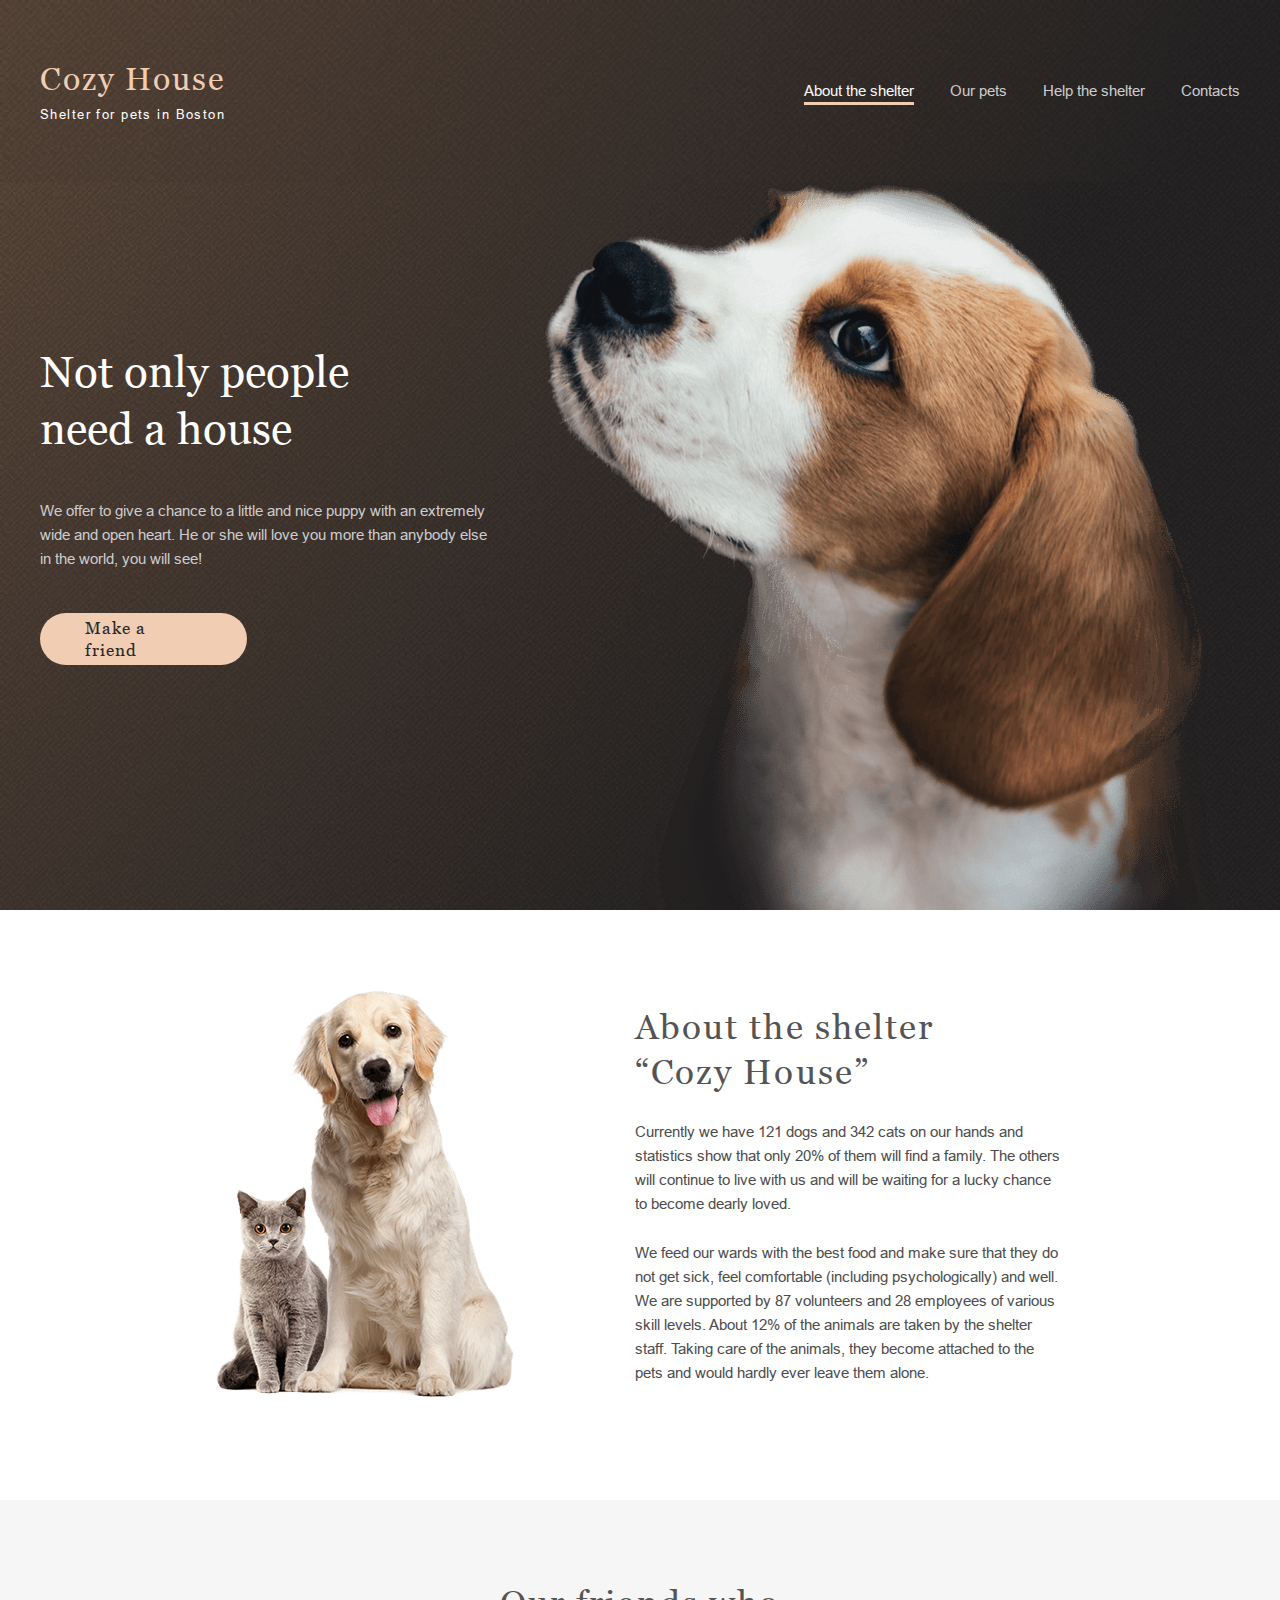
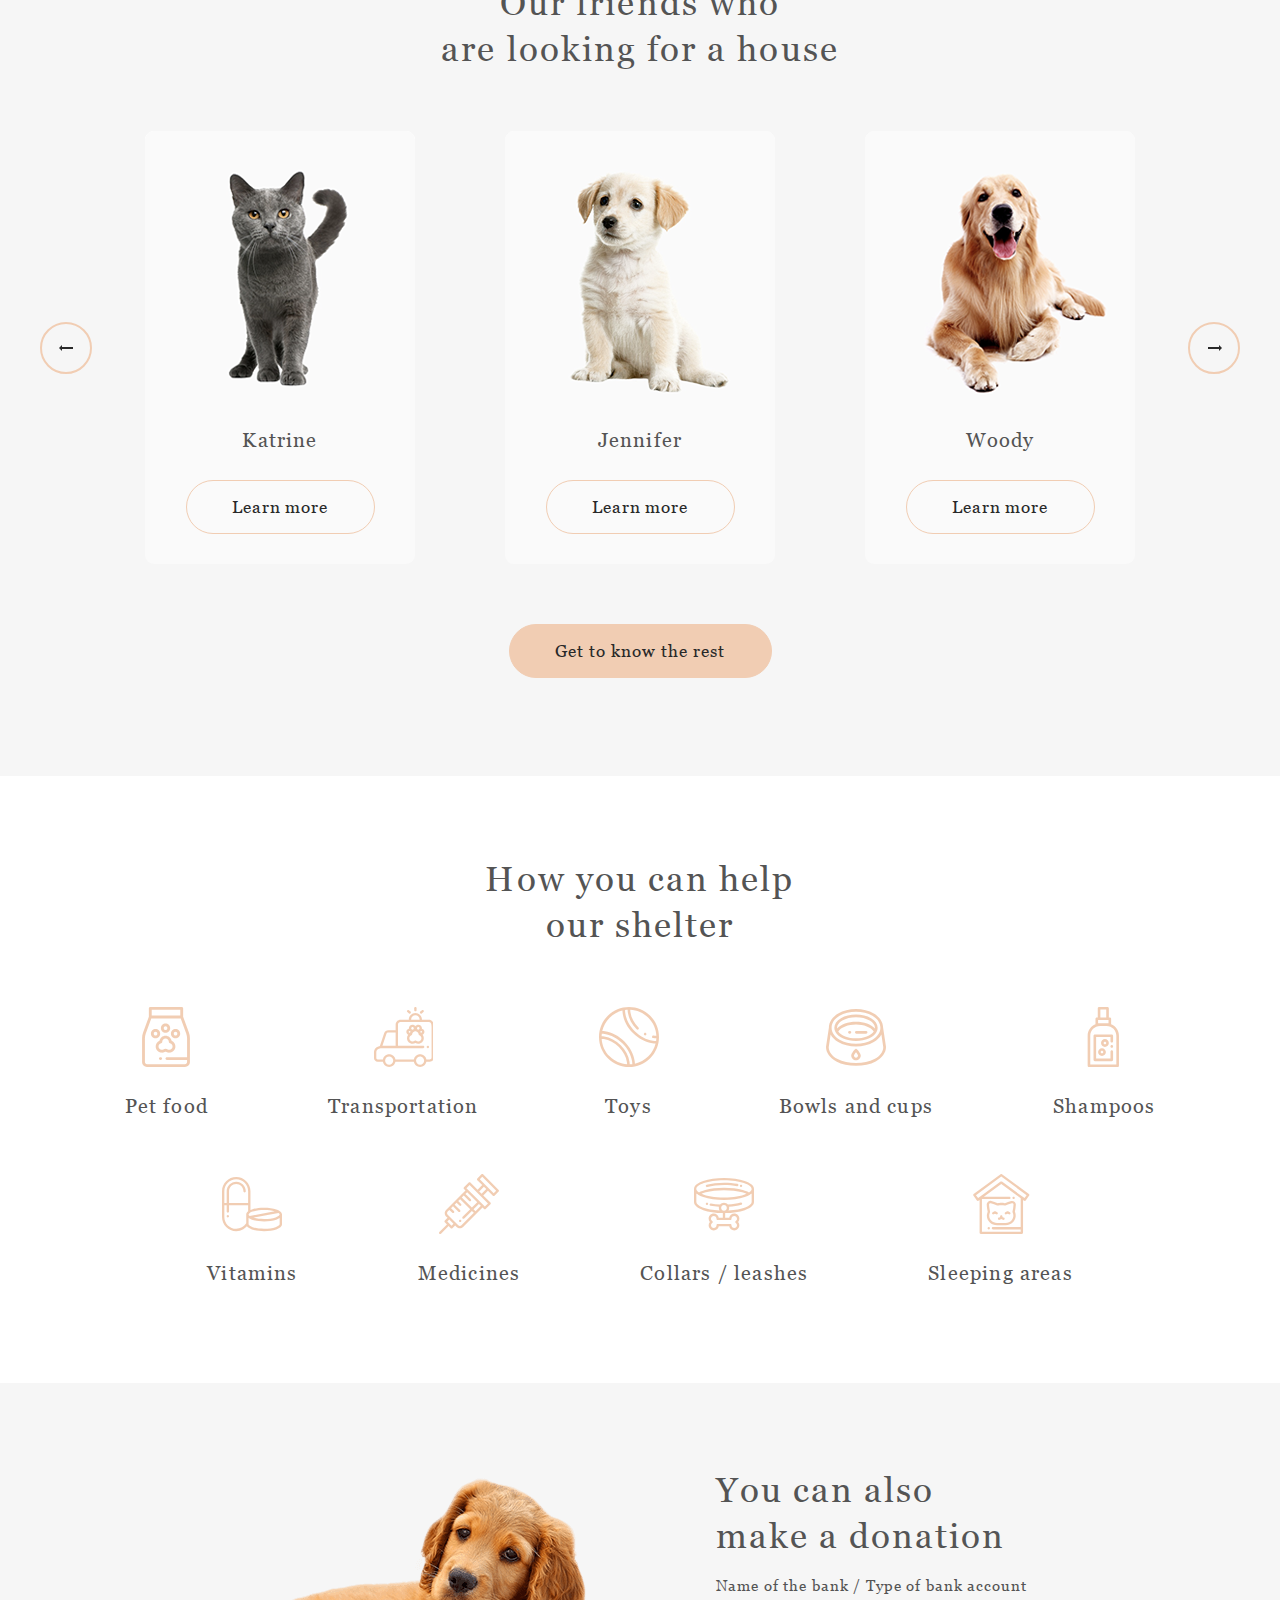
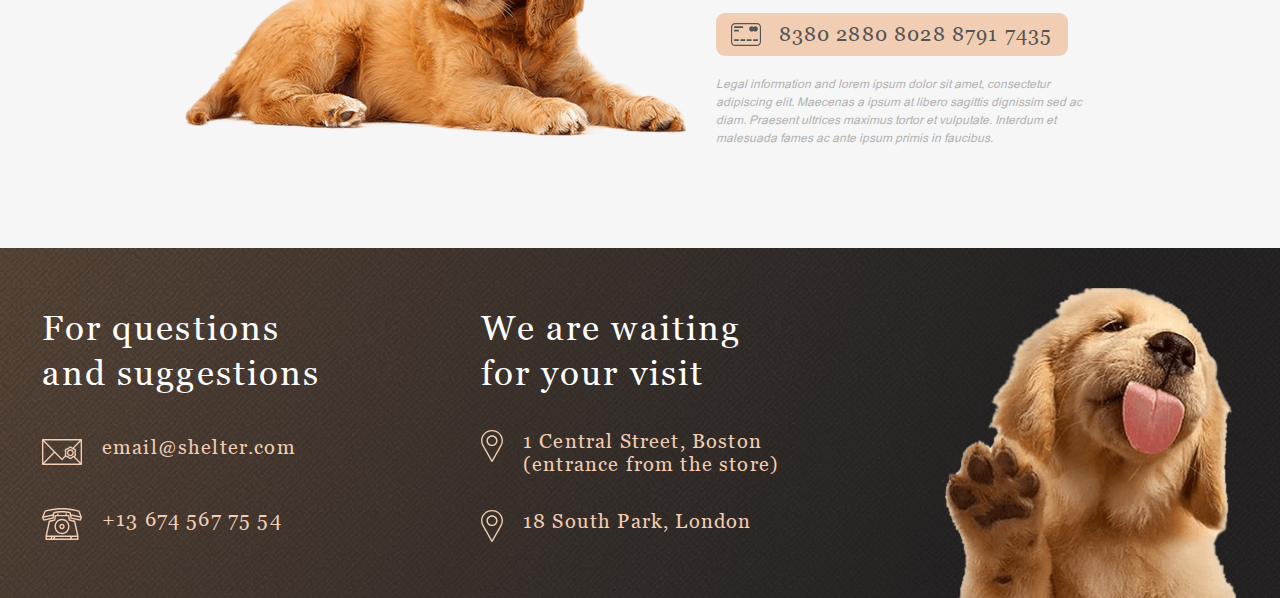
<file: shelter/pages/main/index.html>
<!DOCTYPE html>
<html lang="en">
<head>
    <meta charset="UTF-8">
    <meta name="viewport" content="width=device-width, initial-scale=1.0">
    <title>Shelter</title>
    <link rel="icon" type="image/png" href="../../assets/icons/favicon.png">
    <link rel="stylesheet" href="../../css/style.css">
    <link rel="stylesheet" href="../../css/main.css">
    <link rel="stylesheet" href="../../css/media-total.css">
    <link rel="stylesheet" href="media1280-main.css">
    <link rel="stylesheet" href="media1240-main.css">
    <link rel="stylesheet" href="../../css/media-total-768.css">
    <link rel="stylesheet" href="media768-main.css">
    <link rel="stylesheet" href="../../css/media-total-767.css">
    <link rel="stylesheet" href="media767-main.css">
    <link rel="stylesheet" href="../../css/media-total-717.css">
    <link rel="stylesheet" href="media-header-main.css">
    <link rel="stylesheet" href="media-660-321main.css">
    <link rel="stylesheet" href="../../css/media-total-320.css">
    <link rel="stylesheet" href="media320-main.css">
</head>
<body>
<header>
    <div class="wrapper">
        <div class="header-container">
            <div class="logo">
                <h1>Cozy House</h1>
                <p>Shelter for pets in Boston</p>
            </div>
            <nav class="nav nav-big">
                <ul class="nav-list">
                    <li class="nav-item"><a href="#about" class="nav-link nav-link-active">About the shelter</a></li>
                    <li class="nav-item"><a href="../pets/pets.html" class="nav-link">Our pets</a></li>
                    <li class="nav-item"><a href="#help" class="nav-link">Help the shelter</a></li>
                    <li class="nav-item"><a href="#contacts" class="nav-link">Contacts</a></li>
                </ul>
            </nav>
            <div class="burger-menu">
                <span></span>
                <span></span>
                <span></span>
            </div>
            <div class="burger-menu-window close-burger">
                <nav class="nav-burger-menu">
                    <ul class="nav-list-burger-menu">
                        <li class="nav-item-burger-menu"><a href="#about" class="nav-link-active nav-link-burger-menu">About the shelter</a></li>
                        <li class="nav-item-burger-menu"><a href="../pets/pets.html" class="nav-link-burger-menu">Our pets</a></li>
                        <li class="nav-item-burger-menu"><a href="#help" class="nav-link-burger-menu">Help the shelter</a></li>
                        <li class="nav-item-burger-menu"><a href="#contacts" class="nav-link-burger-menu">Contacts</a></li>
                    </ul>
                </nav>
            </div>
        </div>
    </div>
</header>
<main>
    <section class="content">
        <div class="wrapper">
            <div class="content-container">
                <div class="content-info">
                    <h2>Not only people <br>need a house</h2>
                    <p>We offer to give a chance to a little and nice puppy with an extremely wide and open heart.
                        He or she will love you more than anybody else in the world, you will see!</p>
                    <div class="btn content-btn"><a href="#friends">Make a friend</a></div>
                </div>
                <div class="content-picture"></div>
            </div>
        </div>
    </section>
    <section class="about" id="about">
        <div class="wrapper">
            <div class="about-container">
                <div class="about-picture"></div>
                <div class="about-info">
                    <h3>About the shelter <br>“Cozy House”</h3>
                    <p>Currently we have 121 dogs and 342 cats on our hands and statistics show that only 20% of them
                        will find a family.
                        The others will continue to live with us and will be waiting for a lucky chance to become dearly
                        loved.</p>
                    <p>We feed our wards with the best food and make sure that they do not get sick, feel comfortable
                        (including psychologically) and well.
                        We are supported by 87 volunteers and 28 employees of various skill levels. About 12% of the
                        animals are taken by the shelter staff.
                        Taking care of the animals, they become attached to the pets and would hardly ever leave them
                        alone.</p>
                </div>
            </div>
        </div>
    </section>
    <section class="pets">
        <div class="wrapper">
            <div class="pets-container" id="friends">
                <h3>Our friends who <br>are looking for a house</h3>
                <div class="pets-cards-row">
                    <div class="circle">
                        <div class="arrow"></div>
                    </div>
                    <div class="pets-cards">
                        <div class="pets-card">
                            <div class="pets-picture pets-picture-1"></div>
                            <p>Katrine</p>
                            <div class="btn pet-btn"><a href="#" onclick="return false;">Learn more</a></div>
                        </div>
                        <div class="pets-card">
                            <div class="pets-picture pets-picture-2"></div>
                            <p>Jennifer</p>
                            <div class="btn pet-btn"><a href="#" onclick="return false;">Learn more</a></div>
                        </div>
                        <div class="pets-card">
                            <div class="pets-picture pets-picture-3"></div>
                            <p>Woody</p>
                            <div class="btn pet-btn"><a href="#" onclick="return false;">Learn more</a></div>
                        </div>
                    </div>
                    <div class="circle">
                        <div class="arrow arrow-right"></div>
                    </div>
                </div>
                <div class="btn get-pets-btn"><a href="../pets/pets.html">Get to know the rest</a></div>
            </div>
        </div>
    </section>
    <section class="help" id="help">
        <div class="wrapper">
            <h3>How you can help <br>our shelter</h3>
            <div class="help-container">
                <div class="help-card">
                    <div class="help-card-picture help-card-picture-1"></div>
                    <p>Pet food</p>
                </div>
                <div class="help-card">
                    <div class="help-card-picture help-card-picture-2"></div>
                    <p>Transportation</p>
                </div>
                <div class="help-card">
                    <div class="help-card-picture help-card-picture-3"></div>
                    <p>Toys</p>
                </div>
                <div class="help-card">
                    <div class="help-card-picture help-card-picture-4"></div>
                    <p>Bowls and cups</p>
                </div>
                <div class="help-card">
                    <div class="help-card-picture help-card-picture-5"></div>
                    <p>Shampoos</p>
                </div>
                <div class="help-card">
                    <div class="help-card-picture help-card-picture-6"></div>
                    <p>Vitamins</p>
                </div>
                <div class="help-card">
                    <div class="help-card-picture help-card-picture-7"></div>
                    <p>Medicines</p>
                </div>
                <div class="help-card">
                    <div class="help-card-picture help-card-picture-8"></div>
                    <p>Collars / leashes</p>
                </div>
                <div class="help-card">
                    <div class="help-card-picture help-card-picture-9"></div>
                    <p>Sleeping areas</p>
                </div>
            </div>
        </div>
    </section>
    <section class="donation">
        <div class="wrapper">
            <div class="donation-container">
                <div class="donation-picture"></div>
                <div class="donation-info">
                    <h3>You can also<br> make a donation</h3>
                    <p class="name">Name of the bank / Type of bank account</p>
                    <div class="credit-card"><p class="credit-card-pic"></p>
                        <p><a href="#" onclick="return false;">8380 2880 8028 8791 7435</a></p></div>
                    <p class="remark">Legal information and lorem ipsum dolor sit amet, consectetur adipiscing elit.
                        Maecenas a ipsum at libero sagittis dignissim sed ac diam. Praesent ultrices maximus tortor et
                        vulputate.
                        Interdum et malesuada fames ac ante ipsum primis in faucibus.</p>
                </div>
            </div>
        </div>
    </section>
</main>
<footer>
    <div class="wrapper">
        <div class="footer-container">
            <div class="contacts" id="contacts">
                <h3>For questions <br>and suggestions</h3>
                <div class="contacts-record"><p class="footer-container-icon icon-email"></p>
                    <p class="contacts-data"><a href="mailto:email@shelter.com">email@shelter.com</a></p></div>
                <div class="contacts-record"><p class="footer-container-icon icon-phone"></p>
                    <p class="contacts-data"><a href="tel:+136745677554">+13 674 567 75 54</a></p></div>
            </div>
            <div class="location">
                <h3>We are waiting  <br>for your visit</h3>
                <div class="location-record"><p class="footer-container-icon location-icon"></p>
                    <p class="location-data"><a href="https://goo.gl/maps/1mFB3sx5vjA6sTM87" target="_blank">1 Central Street, Boston <br>(entrance from the store)</a></p></div>
                <div class="location-record"><p class="footer-container-icon location-icon"></p>
                    <p class="location-data"><a href="https://goo.gl/maps/cFihqkPrfybtv8xW9" target="_blank">18 South Park, London</a></p></div>
            </div>
            <div class="footer-picture"></div>
        </div>
    </div>
</footer>
<script type="module" src="../../js/index.js"></script>
</body>
</html>
</file>
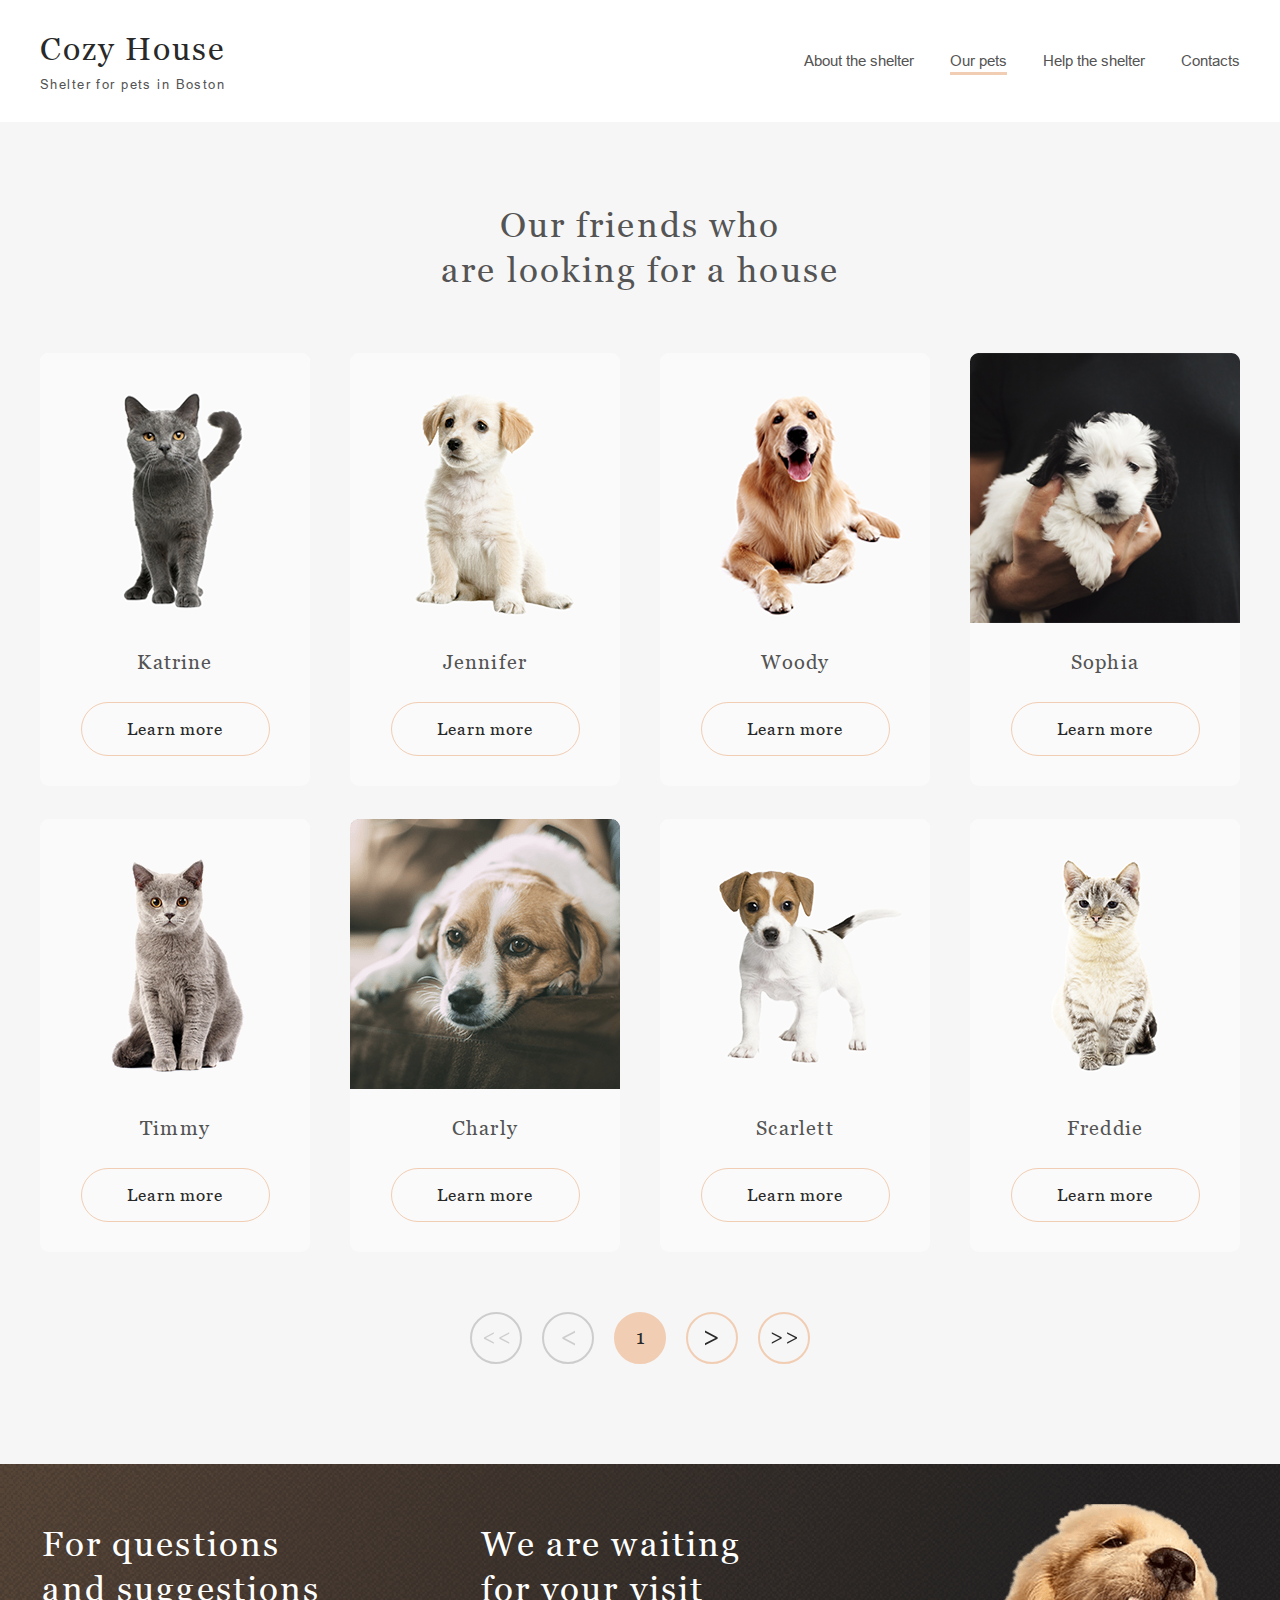
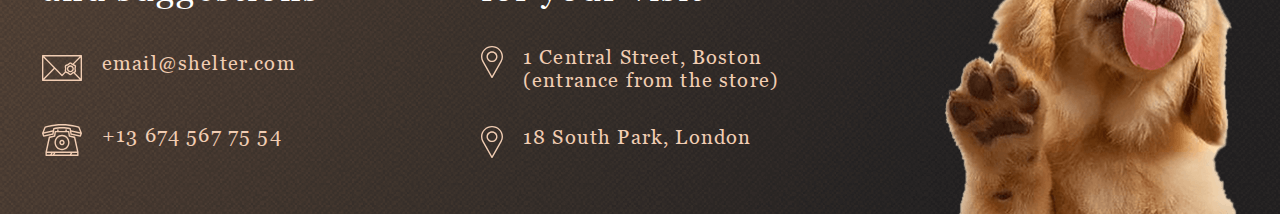
<file: shelter/pages/pets/pets.html>
<!DOCTYPE html>
<html lang="en">
<head>
    <meta charset="UTF-8">
    <meta name="viewport" content="width=device-width, initial-scale=1.0">
    <title>Pets</title>
    <link rel="icon" type="image/png" href="../../assets/icons/favicon.png">
    <link rel="stylesheet" href="../../css/style.css">
    <link rel="stylesheet" href="../../css/pets.css">
    <link rel="stylesheet" href="../../css/media-total.css">
    <link rel="stylesheet" href="media1279-pets.css">
    <link rel="stylesheet" href="media1240-pets.css">
    <link rel="stylesheet" href="../../css/media-total-768.css">
    <link rel="stylesheet" href="media768-pets.css">
    <link rel="stylesheet" href="../../css/media-total-767.css">
    <link rel="stylesheet" href="media767-pets.css">
    <link rel="stylesheet" href="../../css/media-total-717.css">
    <link rel="stylesheet" href="media400-pets.css">
    <link rel="stylesheet" href="../../css/media-total-320.css">
    <link rel="stylesheet" href="media320-pets.css">
</head>
<body>
<header class="sticky">
    <div class="wrapper">
        <div class="header-container">
            <div class="logo">
                <h1><a href="../main/index.html" class="nav-link">Cozy House</a></h1>
                <p>Shelter for pets in Boston</p>
            </div>
            <nav class="nav nav-big">
                <ul class="nav-list">
                    <li class="nav-item"><a href="../main/index.html#about" class="nav-link">About the shelter</a></li>
                    <li class="nav-item"><a href="#" class="nav-link nav-link-active" onclick="return false;">Our
                        pets</a></li>
                    <li class="nav-item"><a href="../main/index.html#help" class="nav-link">Help the shelter</a></li>
                    <li class="nav-item"><a href="#contacts" class="nav-link">Contacts</a></li>
                </ul>
            </nav>
            <div class="burger-menu">
                <span></span>
                <span></span>
                <span></span>
            </div>
            <div class="burger-menu-window close-burger">
                <nav class="nav-burger-menu">
                    <ul class="nav-list-burger-menu">
                        <li class="nav-item-burger-menu"><a href="../main/index.html#about" class="nav-link-burger-menu">About the shelter</a></li>
                        <li class="nav-item-burger-menu"><a href="#" class="nav-link-burger-menu nav-link-active ">Our pets</a></li>
                        <li class="nav-item-burger-menu"><a href="../main/index.html#help" class="nav-link-burger-menu">Help the shelter</a></li>
                        <li class="nav-item-burger-menu"><a href="#contacts" class="nav-link-burger-menu">Contacts</a></li>
                    </ul>
                </nav>
            </div>
        </div>
    </div>
</header>
<main>

    <section class="pets">
        <div class="wrapper">
            <div class="pets-container">
                <h3>Our friends who <br>are looking for a house</h3>
                <div class="pets-cards">
                    <div class="pets-card">
                        <div class="pets-picture pets-picture-1"></div>
                        <p>Katrine</p>
                        <div class="btn pet-btn"><a href="#" onclick="return false;">Learn more</a></div>
                    </div>
                    <div class="pets-card">
                        <div class="pets-picture pets-picture-2"></div>
                        <p>Jennifer</p>
                        <div class="btn pet-btn"><a href="#" onclick="return false;">Learn more</a></div>
                    </div>
                    <div class="pets-card">
                        <div class="pets-picture pets-picture-3"></div>
                        <p>Woody</p>
                        <div class="btn pet-btn"><a href="#" onclick="return false;">Learn more</a></div>
                    </div>
                    <div class="pets-card">
                        <div class="pets-picture pets-picture-4"></div>
                        <p>Sophia</p>
                        <div class="btn pet-btn"><a href="#" onclick="return false;">Learn more</a></div>
                    </div>
                    <div class="pets-card">
                        <div class="pets-picture pets-picture-5"></div>
                        <p>Timmy</p>
                        <div class="btn pet-btn"><a href="#" onclick="return false;">Learn more</a></div>
                    </div>
                    <div class="pets-card">
                        <div class="pets-picture pets-picture-6"></div>
                        <p>Charly</p>
                        <div class="btn pet-btn"><a href="#" onclick="return false;">Learn more</a></div>
                    </div>
                    <div class="pets-card">
                        <div class="pets-picture pets-picture-7"></div>
                        <p>Scarlett</p>
                        <div class="btn pet-btn"><a href="#" onclick="return false;">Learn more</a></div>
                    </div>
                    <div class="pets-card">
                        <div class="pets-picture pets-picture-8"></div>
                        <p>Freddie</p>
                        <div class="btn pet-btn"><a href="#" onclick="return false;">Learn more</a></div>
                    </div>
                </div>
                <div class="pagination">
                    <div class="circle circle-not-avaliable">
                        <div class="arrow arrow-start"></div>
                    </div>
                    <div class="circle circle-not-avaliable">
                        <div class="arrow arrow-left"></div>
                    </div>
                    <div class="circle circle-active">
                        <div>1</div>
                    </div>
                    <div class="circle circle-avaliable">
                        <div class="arrow arrow-right"></div>
                    </div>
                    <div class="circle circle-avaliable">
                        <div class="arrow arrow-end"></div>
                    </div>
                </div>
            </div>
        </div>
    </section>
</main>
<footer>
    <div class="wrapper">
        <div class="footer-container">
            <div class="contacts" id="contacts">
                <h3>For questions <br>and suggestions</h3>
                <div class="contacts-record"><p class="footer-container-icon icon-email"></p>
                    <p class="contacts-data"><a href="mailto:email@shelter.com">email@shelter.com</a></p></div>
                <div class="contacts-record"><p class="footer-container-icon icon-phone"></p>
                    <p class="contacts-data"><a href="tel:+136745677554">+13 674 567 75 54</a></p></div>
            </div>
            <div class="location">
                <h3>We are waiting <br>for your visit</h3>
                <div class="location-record"><p class="footer-container-icon location-icon"></p>
                    <p class="location-data"><a href="https://goo.gl/maps/1mFB3sx5vjA6sTM87" target="_blank">1 Central
                        Street, Boston <br>(entrance from the store)</a></p></div>
                <div class="location-record"><p class="footer-container-icon location-icon"></p>
                    <p class="location-data"><a href="https://goo.gl/maps/cFihqkPrfybtv8xW9" target="_blank">18 South Park,
                        London</a></p></div>
            </div>
            <div class="footer-picture"></div>
        </div>
    </div>
</footer>
<script type="module" src="../../js/index.js"></script>
</body>
</html>
</file>
<file: shelter/css/main.css>
section.content {
    background: url('../assets/images/start-screen-gradient-background.png');
    background-repeat: no-repeat;
    -moz-background-size: 100%;
    -webkit-background-size: 100%;
    -o-background-size: 100%;
    background-size: 100%;
    background-position-y: 25%;
}

.content-container {
    display: flex;
    padding: 0 40px;
    align-items: center;
}

.content-info {
    display: flex;
    flex-direction: column;
    gap: 42px;
    margin-bottom: 7%;
}

.content-info h2 {
    font-family: var(--font1);
    color: var(--color-light-xl);
    font-weight: var(--font-weight1);
    font-size: var(--font-size5);
    line-height: 130%;
    width: 310px;
}

.content-info p {
    font-family: var(--font2);
    color: var(--color-dark-s);
    font-weight: var(--font-weight1);
    font-size: var(--font-size1);
    line-height: 160%;
    width: 460px;
}

.content-info .btn {
    display: flex;
    align-items: center;
    justify-content: center;
    width: 207px;
    height: 52px;
    background: var(--color-primary);
    border-radius: 100px;
    transition-duration: 1s;
}

.content-info div a {
    padding: 15px 45px;
    font-family: var(--font1);
    color: var(--color-dark-3xl);
    font-weight: var(--font-weight1);
    font-size: var(--font-size2);
    line-height: 130%;
    letter-spacing: 0.059em;
    cursor: pointer;
}

.content-info div.btn:hover {
    background-color: var(--color-light-xl);
    transition: all;
    transition-duration: 1s;
}

.content-picture {
    width: 100%;
    height: 728px;
    background: url('../assets/images/start-screen-puppy.png');
    background-repeat: no-repeat;
    background-position-x: right;
}

section.about {
    background-color: var(--color-light-xl);
}

.about-container {
    display: flex;
    align-items: center;
    gap: 120px;
    justify-content: center;
    padding-top: 94px;
    padding-bottom: 26px;
}

.about-info {
    display: flex;
    flex-direction: column;
    margin-bottom: 7%;
    gap: 25px;
}

.about-info p {
    font-family: var(--font2);
    color: var(--color-dark-xl);
    font-weight: var(--font-weight1);
    font-size: var(--font-size1);
    line-height: 160%;
    width: 430px;
}

.about-picture {
    width: 300px;
    height: 408px;
    background: url('../assets/images/about-pets.png');
    background-repeat: no-repeat;
    margin-top: -91px;
}

section.pets {
    background-color: var(--color-light-l);
    padding-top: 80px;
    padding-bottom: 98px;
}

section.pets h3 {
    width: unset;
    text-align: center;
}

.pets-card .pets-picture-1 {
    background: url('../assets/images/pets-katrine.png');
}

.pets-card .pets-picture-2 {
    background: url('../assets/images/pets-jennifer.png');
}

.pets-card .pets-picture-3 {
    background: url('../assets/images/pets-woody.png');
}

.pets-cards-row .circle {
    display: flex;
    flex-direction: column;
    align-items: center;
    padding: 21px 13px;
    width: 52px;
    height: 52px;
    border: 2px solid var(--color-primary);
    box-sizing: border-box;
    border-radius: 100px;
    transition-duration: 1s;
}

.pets-cards-row .circle .arrow {
    background: url('../assets/images/arrow.png');
    width: 15px;
    height: 6px;
    background-repeat: no-repeat;
    transition-duration: 1s;

}

.pets-cards-row .circle:hover {
    border-color: var(--color-dark-3xl);
    cursor: pointer;
}


.pets-cards-row .circle .arrow-right {
    transform: rotate(180deg);
}


section.help {
    background-color: var(--color-light-xl);
    padding-top: 80px;
    padding-bottom: 98px;
}

section.help h3 {
    width: unset;
    text-align: center;
    margin-bottom: 60px;
}

.help-container {
    display: flex;
    gap: 120px;
    justify-content: center;
    flex-wrap: wrap;
    padding: 0 87px;
}

.help-card {
    display: flex;
    flex-direction: column;
    gap: 28px;
    align-items: center;
    background-color: var(--color-light-xl);
}

.help-card p {
    font-family: var(--font1);
    color: var(--color-dark-l);
    font-weight: var(--font-weight1);
    font-size: var(--font-size3);
    line-height: 115%;
    letter-spacing: 0.059em;
}

.help-card-picture {
    width: 60px;
    height: 60px;
    background-color: var(--color-primary);
    -webkit-mask-size: cover;
    transition: 1s;
    cursor: pointer;
}

.help-card-picture:hover {
    background-color: var(--color-dark-l);
}

.help-card-picture-1 {
    -webkit-mask-image: url('../assets/icons/icon-pet-food.svg');
}

.help-card-picture-2 {
    -webkit-mask-image: url('../assets/icons/icon-transportation.svg');
}

.help-card-picture-3 {
    -webkit-mask-image: url('../assets/icons/icon-toys.svg');
}

.help-card-picture-4 {
    -webkit-mask-image: url('../assets/icons/icon-bowls-and-cups.svg');
}

.help-card-picture-5 {
    -webkit-mask-image: url('../assets/icons/icon-shampoos.svg');
}

.help-card-picture-6 {
    -webkit-mask-image: url('../assets/icons/icon-vitamins.svg');
}

.help-card-picture-7 {
    -webkit-mask-image: url('../assets/icons/icon-medicines.svg');
}

.help-card-picture-8 {
    -webkit-mask-image: url('../assets/icons/icon-collars-leashes.svg');
}

.help-card-picture-9 {
    -webkit-mask-image: url('../assets/icons/icon-sleeping-area.svg');
}

.help-card:nth-child(6),
.help-card:nth-child(7),
.help-card:nth-child(8),
.help-card:nth-child(9) {
    margin-top: -64px;
}

section.donation {
    background-color: var(--color-light-l);
}

.donation-container {
    display: flex;
    align-items: center;
    gap: 26px;
    justify-content: center;
    padding-top: 84px;
    padding-bottom: 101px;
}

.donation-info {
    display: flex;
    flex-direction: column;
    gap: 19px;
    width: 380px;
}

.donation h3 {
    width: unset;
}

.donation-info .name {
    font-family: var(--font1);
    color: var(--color-dark-l);
    font-weight: var(--font-weight1);
    font-size: var(--font-size1);
    line-height: 110%;
    letter-spacing: 0.058em;
}

.donation-info .credit-card {
    display: flex;
    gap: 18px;
    width: 322px;
    height: 23px;
    padding: 10px 15px;
    text-align: center;
    font-family: var(--font1);
    color: var(--color-dark-l);
    font-weight: var(--font-weight1);
    font-size: var(--font-size3);
    background-color: var(--color-primary);
    border-radius: 9px;
    line-height: 115%;
    letter-spacing: 0.058em;
}

.donation-info .credit-card a {
    color: var(--color-dark-l);
    transition: 1s;
}

.donation-info .credit-card a:hover {
    color: var(--color-light-xl);
    transition: 1s;
}

.donation-info .credit-card-pic {
    width: 30px;
    height: 23px;
    background-color: var(--color-dark-l);
    -webkit-mask-image: url('../assets/icons/credit-card.svg');
    -webkit-mask-size: cover;
}


.donation-info .remark{
    font-family: var(--font2);
    color: var(--color-dark-m);
    font-weight: var(--font-weight1);
    font-size: var(--font-size8);
    line-height: 18px;
    font-style: italic;
}


.donation-picture {
    width: 505px;
    height: 261px;
    background: url('../assets/images/donation-dog.png');
    background-repeat: no-repeat;
}
</file>
<file: shelter/css/media-total.css>
@media only screen and (max-width: 1275px) {

    .footer-container {
        display: flex;
        gap: 0;
        justify-content: space-between;
        padding: 0 2%;
    }

    .footer-picture {
        margin-left: 0;
    }

}

@media only screen and (max-width: 950px) {

    footer {
        padding-bottom: 57px;
    }

    .footer-picture {
        background-size: 100%;
        margin-top: 0;
    }
}

@media only screen and (max-width: 733px) {

    .footer-container {
        column-gap: 70px;
    }
    .footer-picture {
         margin-left: 0;
        height: 285px;
    }
}

@media only screen and (max-width: 700px) {

    .header-container {
        flex-wrap: wrap;
        gap: 20px;
        justify-content: space-around
    }

    .nav {
        text-align: center;
    }
}

@media only screen and (max-width: 340px) {

    .footer-picture {
        height: 260px;
    }
}
</file>
<file: shelter/pages/main/media1280-main.css>
@media only screen and (max-width: 1280px) {
    header {
        background-size: 113%;
    }
}
</file>
<file: shelter/pages/main/media1240-main.css>
@media only screen and (max-width: 1240px) {
    .content-picture {
        background-size: 100%;
        height: 635px;
    }

    .pets-cards-row {
        gap: 15px;
    }

    .pets-cards {
        max-width: 630px;
        overflow: hidden;
    }

    .help-container {
        column-gap: 71px;
        row-gap: 57px;
        padding: 0;
    }

    .help-card:nth-child(6), .help-card:nth-child(7), .help-card:nth-child(8), .help-card:nth-child(9) {
        margin-top: unset;
    }

    .help-card {
        min-width: 157px;
    }

}

@media only screen and (max-width: 1150px) {
    .content-picture {
        height: 530px;
    }
}

@media only screen and (max-width: 1050px) {
    .content-picture {
        height: 425px;
    }
}

@media only screen and (max-width: 950px) {
    .content-picture {
        margin-top: 10%;
    }

    .about-picture {
        background-size: 100%;
    }

    .pets-cards {
        overflow: hidden;
    }

    .donation-picture {
        background-size: 100%;
    }
}
</file>
<file: shelter/css/media-total-768.css>
@media only screen and (max-width: 768px) {

    .header-container {
        padding: 30px;
    }

    footer {
        padding-top: 30px;
        -moz-background-size: unset;
        -webkit-background-size: unset;
        -o-background-size: unset;
        background-size: unset;
        padding-bottom: 0;
    }

    .footer-container {
        row-gap: 60px;
        column-gap: 28px;
        padding-left: 39px;
        padding-right: 30px;
        flex-wrap: wrap;
        justify-content: center;
    }

    .footer-picture {
        margin-top: 0;
        margin-left: -11px;
    }
}
</file>
<file: shelter/pages/main/media768-main.css>
@media only screen and (max-width: 768px) {

    header {
        margin-bottom: -1px;
        background-size: 200%;
    }

    section.content {
        background-position-y: 0;
        background-size: cover;
    }


    .content-container {
        flex-direction: column;
    }

    .content-picture {
        width: 569px;
        height: 593px;
        background-position-x: unset;
        background-repeat: round;
        margin-top: 51px;
        margin-right: -10px;
        align-self: end;
    }

    .content-info {
        padding-top: 30px;
    }

    .content-info .btn {
        align-self: center;
    }

    section.about {
        padding-bottom: 72px;
    }

    .about-container {
        flex-direction: column-reverse;
        padding-top: 79px;
    }

    .pets-cards-row {
        gap: 12px;
    }

    .pets-cards {
        gap: 40px;
        overflow: hidden;
        max-width: 580px;
    }

    .donation-container {
        flex-direction: column-reverse;
    }

    .donation-picture {
        margin-top: 35px;
    }
}
</file>
<file: shelter/css/media-total-767.css>
@media only screen and (max-width: 767px) {

    .nav-big {
        display: none;
    }

    .nav-list-burger-menu {
        display: flex;
        flex-direction: column;
        margin: 0 auto;
    }

    .burger-menu {
        position: relative;
        display: flex;
        flex-direction: column;
        justify-content: center;
        align-items: center;
        width: 24px;
        height: 30px;
        cursor: pointer;
        user-select: none;
        z-index: 1;
    }

    .burger-menu span {
        width: 126%;
        height: 3px;
        background: var(--color-primary);
        margin: 4px 0;
        z-index: 2;
        transition: all 0.3s ease-in-out;
    }

    .burger-menu.open span:nth-child(1) {
        transform: rotate(90deg) translate(10px, 10px);
    }

    .burger-menu.open span:nth-child(2) {
        transform: rotate(90deg) translate(0, 0);
    }

    .burger-menu.open span:nth-child(3) {
        transform: rotate(90deg) translate(-10px, -10px);
    }

    .burger-menu-window {
        position: absolute;
        opacity: 1;
        transition: 1s;
        width: 100%;
    }

    @keyframes move-left-burger {
       from {left: 800px;}
       to {left: 0;}
    }

    @keyframes move-right-burger {
        from {left: 0;}
        to {left: 800px;}
    }

    .show-burger{
        animation-name: move-left-burger;
        animation-duration: 0.8s;
    }

    .close-burger{
        display: unset;
        animation-name: move-right-burger;
        animation-duration: 0.8s;
        opacity: 0;
    }

    .burger-menu-window.open {
        display: flex;
        transition: 0.8s;
        left: 0;
    }

    .nav-burger-menu {
        margin: 0 auto;
    }

    .burger-menu-window {
        position: absolute;
        background-color: var(--color-dark-3xl);
        width: 100%;
        height: calc(100vh - 100px);
        top: 120px;
        right: 0;
    }

    .nav-burger-menu .nav-list-burger-menu {
        display: flex;
        flex-direction: column;
        font-size: 32px;
        line-height: 160%;
        margin-top: 131px;
        row-gap: 40px;
        text-align: center;
    }

    .nav-burger-menu .nav-link-burger-menu {
        color: var(--color-light-xl);
        transition: .5s;
    }

    .nav-burger-menu .nav-link-burger-menu:hover {
        color: var(--color-primary);
        transition: .5s;
    }

    .header-container {
        justify-content: space-evenly;
        transition: margin-left 0.5s;
    }

    .header-container .logo {
        flex: unset;
        margin-left: -19%;
    }

    .header-container.open-burger {
        background-color: var(--color-dark-3xl);
        margin-left: 15%;
        transition: 0.8s;
        animation-name: move-right-burger;
    }

}
</file>
<file: shelter/pages/main/media767-main.css>
@media only screen and (max-width: 767px) {

    .pets-cards-row {
        flex-wrap: wrap;
        column-gap: 110px;
        row-gap: 20px;
        justify-content: space-evenly;
        max-width: 270px;
    }

    .pets-cards {
        max-width: 270px;
        order: 1;
    }

    .pets-cards-row .circle:first-child {
        order: 2;
        transition: 0s;
    }

    .pets-cards-row .circle:last-child {
        order: 3;
        transition: 0s;
    }
}
</file>
<file: shelter/css/media-total-717.css>
@media only screen and (max-width: 717px) {
    .footer-container {
        column-gap: 60px;
    }
}
</file>
<file: shelter/pages/main/media-header-main.css>
@media only screen and (max-width: 700px) {
    header {
        background-size: 212%;
    }
}

@media only screen and (max-width: 650px) {
    header {
        background-size: 248%;
    }
}

@media only screen and (max-width: 503px) {
    header {
        background-size: 273%;
    }
}

@media only screen and (max-width: 383px) {
    header {
        background-size: 302%;
    }
}

@media only screen and (max-width: 375px) {
    header {
        background-size: 323%;
    }
}
</file>
<file: shelter/pages/main/media-660-321main.css>
@media only screen and (max-width: 600px) {

    .pets-cards {
        flex-wrap: wrap;
        justify-content: space-around;
        padding-bottom: 50px;
    }

    .content-picture {
        margin-right: 0;
        align-self: unset;
        width: 100%;
        background-repeat: no-repeat;
    }

}

@media only screen and (max-width: 600px) {

    .content-container {
        height: 916px;
    }

    .pets-cards {
        flex-wrap: wrap;
        justify-content: space-around;
        padding-bottom: 50px;
        max-height: 415px;
    }

    .content-picture {
        margin-right: 0;
        align-self: unset;
        width: 100%;
        background-repeat: no-repeat;
    }

    .content-info p {
        width: fit-content;
    }

    .content-info {
        align-items: center;
        text-align: center;
    }
}

@media only screen and (max-width: 540px) {

    .content-container {
        height: 812px;
    }

    h3 {
        text-align: center;
    }

    .about-info p {
        padding: 0 25px;
        width: fit-content;
        text-align: justify;
    }

    .donation-info {
        width: fit-content;
        text-align: center;
    }

    .donation-info .credit-card {
        width: fit-content;
        align-self: center;
    }

    .donation-picture {
        width: 320px;
        height: 170px;
    }

    .donation-info .remark {
        padding: 0 20px;
    }

}

@media only screen and (max-width: 430px) {

    .content-container {
        height: 695px;
    }

    .credit-card p:last-child {
        font-size: 1rem;
    }
}
</file>
<file: shelter/css/media-total-320.css>
@media only screen and (max-width: 320px) {

    :root {
        --font-size3: 15px;
        --font-size4: 25px;
        --font-size5: 25px;
        --font-size9: 20px;
    }

    .header-container {
        padding-left: 10px;
        justify-content: start;
        gap: 44px;
    }

    .header-container .logo {
        margin-left: unset;
    }

    h2 {
        letter-spacing: 1.5px;
    }

    .footer-container {
        padding: 0;
        row-gap: 40px;
    }

    .footer-container h3 {
        width: unset;
        text-align: center;
    }

    .footer-container br {
        display: none;
    }

    .footer-container p {
        font-size: var(--font-size9);
    }

    .footer-container .contacts {
        padding: 0 35px;
    }

    .icon-phone {
        margin-left: 5px;
    }

    .footer-container .location {
        gap: 40px;
        padding: 0 15px;
    }

    .location .location-record:nth-child(2) .location-icon {
        width: 43px;
    }

    .footer-container p.location-data {
        letter-spacing: 0.05em;
    }

    .location .location-record:nth-child(3) {
        margin-top: 2px;
    }

    .footer-picture {
        margin-left: 0;
        height: 265px;
        width: 255px;
    }


    .header-container.open-burger {
        margin-left: unset;
    }

}
</file>
<file: shelter/pages/main/media320-main.css>
@media only screen and (max-width: 320px) {


    .content-container {
        height: 702px;
    }

    .content-info h2 {
        width: 300px;
    }

    .content-picture {
        width: 109%;
        margin-top: 86px;
        margin-left: 41px;
    }

    section.about {
        padding-bottom: 0;
    }

    .about-container {
        padding-top: 42px;
        gap: 110px;
    }

    .about-info p:last-child {
        margin-top: -4px;
    }

    .about-picture {
        height: 371px;
        width: 260px;
    }

    section.pets,
    section.help,
    .donation-container {
        padding-top: 41px;
        padding-bottom: 41px;
    }

    .pets-container {
        gap: 41px;
    }

    .pets-cards-row .circle {
        margin-top: -30px;
    }

    .pets-cards-row .circle:last-child {
        margin-left: -100px;
    }

    .pets-card p {
        font-size: 20px;
    }

    section.help h3 {
        margin-bottom: 42px;
    }

    .help-container {
        padding-left: 18px;
        column-gap: 36px;
        row-gap: 30px;
        justify-content: start;
    }

    .help-card {
        min-width: 124px;
        gap: 20px;
    }

    .help-card-picture {
        width: 50px;
        height: 50px;
    }

    .donation-info .name {
        line-height: 160%;
        letter-spacing: unset;
    }

    .donation-info .credit-card a {
        font-size: 17px;
        line-height: 160%;
        letter-spacing: 0;
    }

    .donation-info .remark {
        text-align: justify;
    }

    .donation-picture {
        height: 136px;
        width: 260px;
        margin-top: 19px;
    }

    header {
        background-size: auto;
    }

    section.content {
        background-position-y: -122px;
        background-size: auto;
    }

}
</file>
<file: shelter/css/pets.css>
header {
    background: var(--color-light-xl);
}

.header-container h1,
.header-container p,
.header-container .nav ul li a,
.header-container .nav li:first-child a {
    color: var(--color-dark-l);
}

.sticky {
    position: sticky;
    top: 0;
}

h1 a {
    color: var(--color-dark-3xl);
}

h1 a:hover {
    color: var(--color-primary);
}

.header-container{
    padding-top: 30px;
    padding-bottom: 30px;
}

.pets h3 {
    text-align: center;
}

.pets {
    padding-top: 80px;
    background: var(--color-light-l);
}

.pets-container {
    justify-content: center;
    padding: 0 40px;
}

.pets-cards {
    gap: 40px;
    flex-wrap: wrap;
}

.pets-card .pets-picture-1 {
    background: url('../assets/images/pets-katrine.png');
}

.pets-card .pets-picture-2 {
    background: url('../assets/images/pets-jennifer.png');
}

.pets-card .pets-picture-3 {
    background: url('../assets/images/pets-woody.png');
}

.pets-card .pets-picture-4 {
    background: url('../assets/images/pets-sophia.png');
}

.pets-card .pets-picture-5 {
    background: url('../assets/images/pets-timmy.png');
}

.pets-card .pets-picture-6 {
    background: url('../assets/images/pets-charly.png');
}

.pets-card .pets-picture-7 {
    background: url('../assets/images/pets-scarlett.png');
}

.pets-card .pets-picture-8 {
    background: url('../assets/images/pets-freddie.png');
}


.pets-card:nth-child(5),
.pets-card:nth-child(6),
.pets-card:nth-child(7),
.pets-card:nth-child(8) {
    margin-top: -7px;
}

.pagination {
    height: 152px;
    display: flex;
    gap: 20px;
}

.pagination .circle {
    display: flex;
    flex-direction: column;
    align-items: center;
    justify-content: center;
    padding: 16px 10px;
    width: 52px;
    height: 52px;
    box-sizing: border-box;
    border-radius: 100px;
    transition-duration: 1s;
}

.pagination .circle-active{
    border: 2px solid var(--color-primary);
    background-color: var(--color-primary);
    font-size: var(--font-size3);
    cursor: none;
}

.pagination .circle-avaliable{
    border: 2px solid var(--color-primary);
}

.pagination .circle-not-avaliable{
    border: 2px solid var(--color-dark-s);
}

.pagination .circle .arrow {
    background-repeat: no-repeat;
    transition-duration: 1s;
    -webkit-mask-size: cover;
}

.pagination .circle .arrow-left {
    width: 14px;
    height: 24px;
    -webkit-mask-image: url('../assets/icons/arrow1.svg');
    background-color: var(--color-dark-s);
}

.pagination .circle .arrow-start{
    width: 27px;
    height: 12px;
    -webkit-mask-image: url('../assets/icons/arrow2.svg');
    background-color: var(--color-dark-s);
}

.pagination .circle .arrow-right {
    width: 14px;
    height: 24px;
    transform: rotate(180deg);
    -webkit-mask-image: url('../assets/icons/arrow1.svg');
    background-color: var(--color-dark-3xl);
}

.pagination .circle .arrow-end{
    width: 27px;
    height: 12px;
    transform: rotate(180deg);
    -webkit-mask-image: url('../assets/icons/arrow2.svg');
    background-color: var(--color-dark-3xl);
}

.pagination .circle-avaliable:hover {
    border-color: var(--color-dark-l);
    cursor: pointer;
}

.pagination .circle-active:hover{
    cursor: context-menu;
    border-color: var(--color-primary);
}

.pagination .circle-active div {
    color: var(--color-dark-3xl);
    font-family: var(--font1);
}

.pagination .circle-avaliable:hover {
    background-color: var(--color-primary);
}

.pagination .circle-avaliable:hover .arrow{
    background-color: var(--color-dark-xl);
}

.pagination .circle-not-avaliable:hover {
    cursor: not-allowed;
}
</file>
<file: shelter/pages/pets/media1279-pets.css>
@media only screen and (max-width: 1279px) {

    .pets-cards {
        justify-content: space-around;
    }

}
</file>
<file: shelter/pages/pets/media1240-pets.css>
@media only screen and (max-width: 1240px) {

    .pets-cards {
        justify-content: space-around;
    }

}
</file>
<file: shelter/pages/pets/media768-pets.css>
@media only screen and (max-width: 768px) {

    .pets-container {
        padding: 0 55px 77px;
        gap: 28px;
    }

    .pets-cards {
        column-gap: 0;
        row-gap: 32px;
        justify-content: space-evenly;
        max-height: 1365px;
        overflow: hidden;
    }

    .pets-card {
        gap: 29px;
    }

    .pagination {
        margin-top: 11px;
        height: unset;
    }

}
</file>
<file: shelter/pages/pets/media767-pets.css>
@media only screen and (max-width: 767px) {

    .header-container.open-burger h1 a,
    .header-container.open-burger .logo p {
        color: var(--color-light-xl);
    }

    .burger-menu.open span {
        background: var(--color-light-xl);
    }

    .burger-menu span {
        background: var(--color-dark-xl);
    }
}
</file>
<file: shelter/pages/pets/media400-pets.css>
@media only screen and (max-width: 400px) {

    .pagination {
        gap: 10px;
    }

}
</file>
<file: shelter/pages/pets/media320-pets.css>
@media only screen and (max-width: 320px) {

    section.pets {
        padding-top: 41px;
        padding-bottom: 41px;
    }

    .pets-container {
        padding: 0;
        gap: 39px;
    }

    .pets-card p {
        font-size: var(--font-size9);
    }

    .pagination {
        margin-top: 4px;
    }

    .pagination .circle-active {
        font-size: var(--font-size9);
    }

    .burger-menu span {
        background: var(--color-dark-3xl);
    }
}
</file>
<file: shelter/css/style.css>
@import "normalize.css";
@import "fonts.css";

:root {
    --font1: Georgia, sans-serif, serif;
    --font2: Arial, sans-serif, serif;
    --font-size1: 15px;
    --font-size2: 17px;
    --font-size3: 20px;
    --font-size4: 35px;
    --font-size5: 44px;
    --font-size6: 32px;
    --font-size7: 13px;
    --font-size8: 12px;
    --color-primary: #F1CDB3;
    --color-light-xl: #FFFFFF;
    --color-light-s: #FAFAFA;
    --color-light-l: #F6F6F6;
    --color-dark-s: #CDCDCD;
    --color-dark-3xl: #292929;
    --color-dark-l: #545454;
    --color-dark-xl: #4C4C4C;
    --color-dark-m: #B2B2B2;
    --font-weight1: 400;
}

html {
    scroll-behavior: smooth;
}

ul li {
    list-style-type: none;
}

a {
    text-decoration: none;
    transition-property: color;
    transition-duration: 1s;
}

div, p, h1, h2, h3, nav, ul {
    margin: 0;
    padding: 0;
}

.wrapper {
    max-width: 1280px;
    margin: 0 auto;
}

h3 {
    font-family: var(--font1);
    color: var(--color-dark-l);
    font-weight: var(--font-weight1);
    font-size: var(--font-size4);
    line-height: 130%;
    letter-spacing: 0.059em;
}

header {
    background: url('../assets/images/start-screen-gradient-background.png');
    background-repeat: no-repeat;
    -moz-background-size: 100%;
    -webkit-background-size: 100%;
    -o-background-size: 100%;
    background-size: 100%;
    z-index: 1;
}

.header-container {
    position: relative;
    display: flex;
    justify-content: space-between;
    align-items: center;
    padding: 60px 40px;
    font-family: var(--font2);
    color: var(--color-light-xl);
    font-weight: var(--font-weight1);
}

.header-container h1,
.header-container p,
.header-container a {
    font-weight: var(--font-weight1);
}

.header-container .logo {
    display: flex;
    flex-direction: column;
    font-size: var(--font-size7);
    flex: 1;
}

h1 {
    font-family: var(--font1);
    color: var(--color-primary);
    font-size: var(--font-size6);
    margin-bottom: 10px;
    letter-spacing: 0.059em;
}

.header-container .logo p {
    letter-spacing: 0.11em;
}

.header-container .nav ul {
    display: flex;
    flex-direction: row;
    font-size: var(--font-size1);
    gap: 36px;
}

.header-container .nav ul li a {
    color: var(--color-dark-s);
}

.header-container .nav ul li a:hover {
    color: var(--color-primary);
}


.header-container .nav li:first-child a {
    color: var(--color-light-s);
}

.header-container a.nav-link-active {
    border-bottom: solid 3px var(--color-primary);
    padding-bottom: 3px;
}

footer {
    padding-top: 57px;
    background: url('../assets/images/start-screen-gradient-background.png');
    background-repeat: no-repeat;
    -moz-background-size: 100%;
    -webkit-background-size: 100%;
    -o-background-size: 100%;
    background-size: 100%;
}

.footer-container {
    display: flex;
    gap: 129px;
    padding: 0 42px;
}

.footer-container h3 {
    color: var(--color-light-xl);
    width: 310px;
}

.footer-container .contacts {
    display: flex;
    flex-direction: column;
    gap: 40px;
}

.footer-container .contacts-record {
    display: flex;
    gap: 20px;
}

.footer-container .location-record {
    display: flex;
    gap: 20px;
}

.footer-container .location {
    display: flex;
    flex-direction: column;
    gap: 34px;
}

.footer-container-icon {
    background-repeat: no-repeat;
    background-color: var(--color-primary);
    -webkit-mask-size: cover;
}

.icon-email {
    width: 40px;
    height: 32px;
    background: url('../assets/icons/icon-email.svg');
}

.icon-phone {
    width: 40px;
    height: 32px;

    background: url('../assets/icons/icon-phone.svg');
}

.location-icon {
    width: 22px;
    height: 32px;
    background: url('../assets/icons/icon-marker.svg');
}

.footer-container p {
    font-family: Georgia, sans-serif;
    color: var(--color-primary);
    font-size: var(--font-size3);
    letter-spacing: 0.058em;
    line-height: 115%;
}

.footer-picture {
    margin-top: -17px;
    margin-left: 21px;
    width: 300px;
    height: 310px;
    background: url('../assets/images/footer-puppy.png');
    background-repeat: no-repeat;
}

.footer-container a {
    color: var(--color-primary);
}

.footer-container a:hover {
    color: var(--color-light-xl);
}

.burger-menu-window {
    display: none;
    transition: 0.8s;
    left: -800px;
    opacity: 0;
}

.pets-container {
    display: flex;
    flex-direction: column;
    align-items: center;
    gap: 60px;
    justify-content: center;
}

.pets-cards-row {
    display: flex;
    gap: 53px;
    align-items: center
}

.pets-cards {
    display: flex;
    gap: 90px;
}

.pets-card {
    display: flex;
    flex-direction: column;
    gap: 28px;
    align-items: center;
    background-color: var(--color-light-s);
    padding-bottom: 30px;
    border-radius: 9px;
    transition-duration: 1s;
}

.pets-card:hover {
    box-shadow: 0 2px 35px 14px rgba(13, 13, 13, 0.04);
    transition-duration: 1s;
    cursor: pointer;
}

.pets-card:hover div.btn {
    background-color: var(--color-primary);
    transition: all;
    transition-duration: 1s;
}

.pets-card p {
    font-family: var(--font1);
    color: var(--color-dark-l);
    font-weight: var(--font-weight1);
    font-size: var(--font-size3);
    line-height: 23px;
    letter-spacing: 0.059em;
}

.pets-container .btn {
    display: flex;
    align-items: center;
    justify-content: center;
    border-radius: 100px;
    transition-duration: 1s;
}

.pets-card .pet-btn {
    width: 187px;
    height: 52px;
    background: var(--color-light-s);
    border-radius: 100px;
    transition-duration: 1s;
    border: 1px solid var(--color-primary);
}

.pets-container div a {
    padding: 15px 45px;
    font-family: var(--font1);
    color: var(--color-dark-3xl);
    font-weight: var(--font-weight1);
    font-size: var(--font-size2);
    line-height: 130%;
    letter-spacing: 0.056em;
    cursor: pointer;
}

.pets-card .pets-picture {
    width: 270px;
    height: 270px;
    background-repeat: no-repeat;
}

.pets-container .get-pets-btn {
    width: 261px;
    height: 52px;
    background: var(--color-primary);
    border-radius: 100px;
    transition-duration: 1s;
    border: 1px solid var(--color-primary);
}

.get-pets-btn:hover {
    background-color: var(--color-light-s);
    transition: all;
    transition-duration: 1s;
}

.darker {
    filter: brightness(70%);
}

.stop-scrolling {
    height: 100%;
    overflow: hidden;
}
</file>
